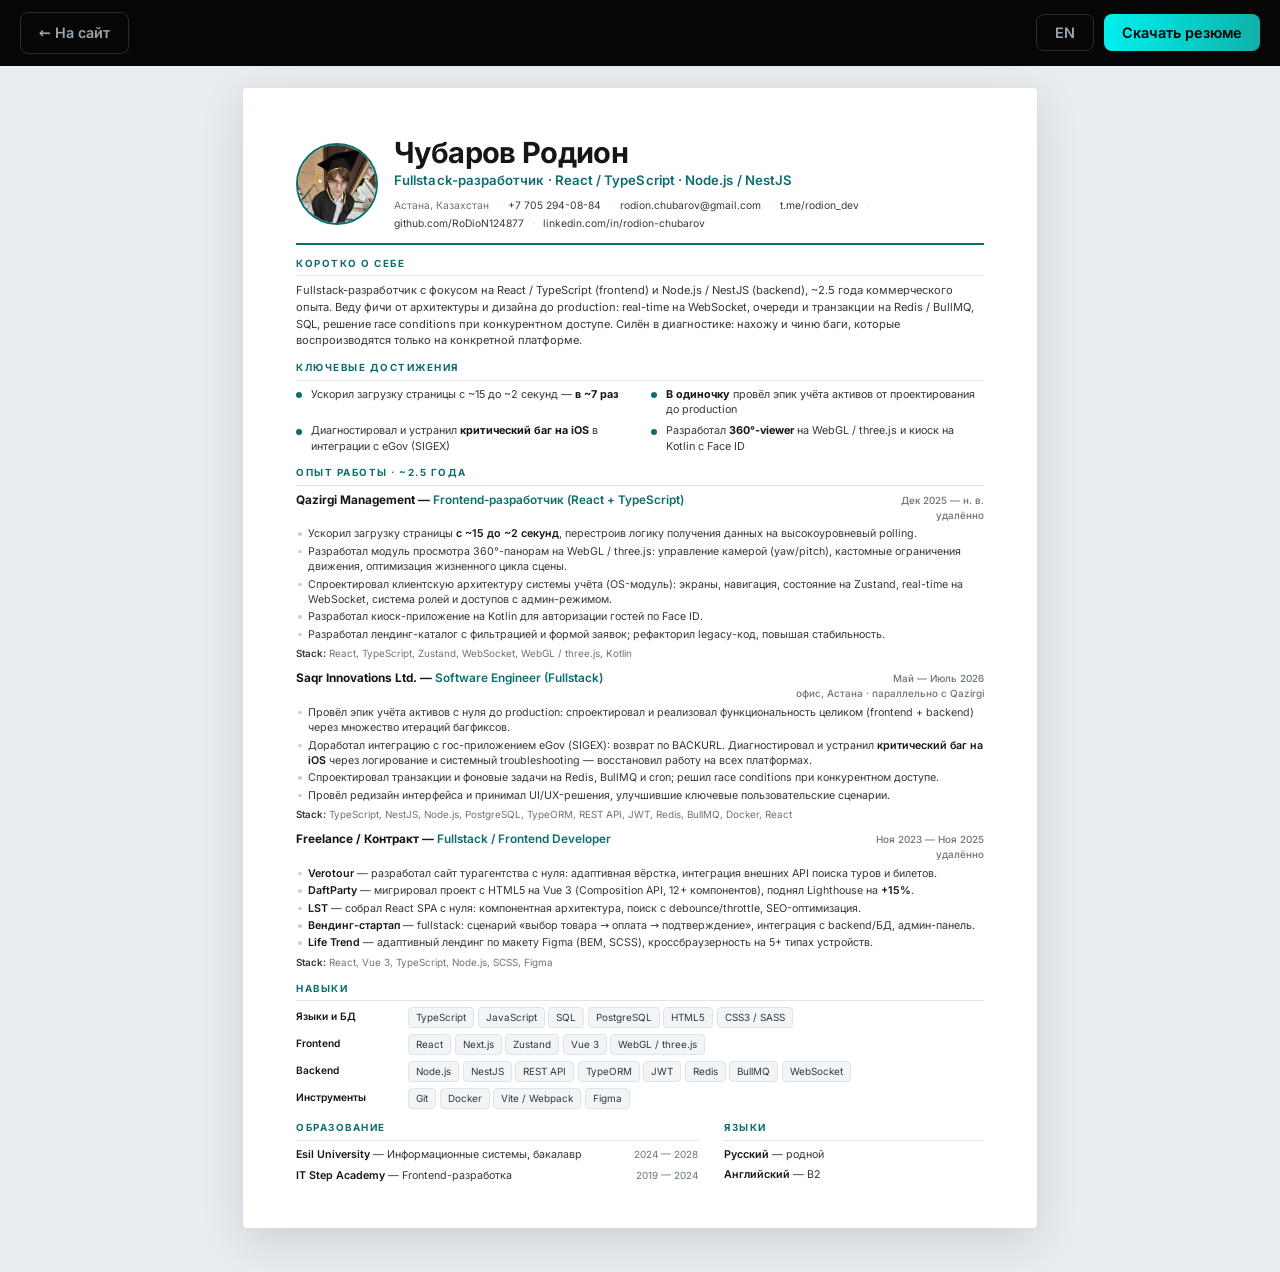
<file: resume.html>
<!DOCTYPE html>
<html lang="ru">

<head>
    <meta charset="utf-8" />
    <meta name="viewport" content="width=device-width, initial-scale=1" />
    <title>Чубаров Родион — Fullstack-разработчик — Резюме</title>
    <meta name="description" content="Резюме: Чубаров Родион, fullstack-разработчик (React / TypeScript / Node.js / NestJS)." />
    <meta name="robots" content="noindex" />
    <link rel="icon" type="image/svg+xml" href="img/favicon.svg" />
    <link rel="stylesheet" href="fonts/inter.css" />
    <style>
        :root {
            --ink: #14161a;
            --body: #33383f;
            --muted: #6b747d;
            --accent: #0b6e6d;
            --line: #dfe4e8;
            --chip: #f2f5f7;
            --rule: #c9d2d7;
        }

        * { box-sizing: border-box; }

        html, body { margin: 0; padding: 0; }

        body {
            font-family: "Inter", system-ui, -apple-system, "Segoe UI", sans-serif;
            background: #e9edf0;
            color: var(--body);
            font-size: 14px;
            line-height: 1.5;
            -webkit-font-smoothing: antialiased;
            font-feature-settings: "kern" 1, "liga" 1, "calt" 1;
        }

        /* ---------- toolbar (screen only) ---------- */
        .toolbar {
            position: sticky;
            top: 0;
            z-index: 10;
            display: flex;
            justify-content: space-between;
            align-items: center;
            gap: 12px;
            padding: 12px 20px;
            background: #060607;
        }
        .toolbar-actions { display: flex; gap: 10px; }
        .toolbar a,
        .toolbar button {
            font-family: inherit;
            font-size: 0.9rem;
            font-weight: 600;
            border-radius: 8px;
            padding: 9px 18px;
            cursor: pointer;
            text-decoration: none;
            transition: all 0.25s ease;
        }
        .toolbar .back {
            color: #9aa6ad;
            border: 1px solid rgba(255, 255, 255, 0.15);
            background: none;
        }
        .toolbar .back:hover { color: #fff; border-color: #00f0ef; }
        .toolbar .download {
            background: linear-gradient(90deg, #00f0ef, #0fb1aa);
            color: #000;
            border: none;
        }
        .toolbar .download:hover { box-shadow: 0 4px 18px rgba(0, 240, 239, 0.45); }

        /* ---------- sheet ---------- */
        .sheet {
            width: 210mm;
            max-width: 100%;
            margin: 22px auto 44px;
            background: #fff;
            padding: 13mm 14mm 11mm;
            box-shadow: 0 12px 44px rgba(20, 30, 40, 0.14);
            border-radius: 4px;
        }

        /* ---------- header ---------- */
        .cv-head {
            display: grid;
            grid-template-columns: auto 1fr;
            gap: 16px;
            align-items: center;
            padding-bottom: 11px;
            border-bottom: 2.5px solid var(--accent);
        }
        .cv-head.no-photo { grid-template-columns: 1fr; }

        .photo {
            width: 82px;
            height: 82px;
            border-radius: 50%;
            object-fit: cover;
            object-position: center 22%;
            border: 2.5px solid var(--accent);
            display: block;
        }

        .name {
            margin: 0;
            font-size: 29px;
            font-weight: 700;
            letter-spacing: -0.022em;
            line-height: 1.08;
            color: var(--ink);
        }
        .role-line {
            margin: 3px 0 0;
            font-size: 13.2px;
            font-weight: 600;
            color: var(--accent);
            letter-spacing: 0.005em;
        }
        .contact-line {
            margin: 7px 0 0;
            color: var(--muted);
            font-size: 10.3px;
            display: flex;
            flex-wrap: wrap;
            align-items: center;
            gap: 3px 8px;
        }
        .contact-line a { color: var(--body); text-decoration: none; }
        .contact-line .sep { color: var(--rule); }

        /* ---------- sections ---------- */
        h2 {
            font-size: 9.8px;
            text-transform: uppercase;
            letter-spacing: 0.155em;
            font-weight: 700;
            color: var(--accent);
            margin: 12px 0 6px;
            padding-bottom: 4px;
            border-bottom: 1px solid var(--line);
        }

        .summary {
            margin: 0;
            font-size: 11.1px;
            line-height: 1.5;
            color: var(--body);
        }

        /* ---------- key achievements ---------- */
        .wins {
            margin: 0;
            padding: 0;
            list-style: none;
            display: grid;
            grid-template-columns: 1fr 1fr;
            gap: 6px 22px;
        }
        .wins li {
            position: relative;
            padding-left: 15px;
            font-size: 10.8px;
            line-height: 1.42;
            color: var(--body);
        }
        .wins li::before {
            content: "";
            position: absolute;
            left: 0;
            top: 5.5px;
            width: 6px;
            height: 6px;
            border-radius: 50%;
            background: var(--accent);
        }
        .wins b { color: var(--ink); font-weight: 700; }

        /* ---------- experience ---------- */
        .job { margin-bottom: 9px; break-inside: avoid; page-break-inside: avoid; }
        .job:last-child { margin-bottom: 0; }

        .job-head {
            display: flex;
            justify-content: space-between;
            align-items: baseline;
            gap: 14px;
        }
        .job-title { margin: 0; font-size: 11.8px; font-weight: 700; color: var(--ink); }
        .job-title .role { color: var(--accent); font-weight: 600; }
        .job-meta {
            font-size: 9.9px;
            color: var(--muted);
            white-space: nowrap;
            font-weight: 500;
            text-align: right;
        }
        .job ul { margin: 4px 0 0; padding: 0; list-style: none; }
        .job li {
            position: relative;
            padding-left: 12px;
            margin-bottom: 2px;
            font-size: 10.7px;
            line-height: 1.44;
        }
        .job li::before {
            content: "";
            position: absolute;
            left: 2px;
            top: 6px;
            width: 3.5px;
            height: 3.5px;
            border-radius: 50%;
            background: var(--rule);
        }
        .job li b { color: var(--ink); font-weight: 600; }
        .stack-line {
            margin: 4px 0 0;
            font-size: 9.9px;
            color: var(--muted);
        }
        .stack-line b { color: var(--body); font-weight: 600; }

        /* ---------- skills ---------- */
        .skills-grid {
            display: grid;
            grid-template-columns: 100px 1fr;
            gap: 6px 12px;
            margin: 0;
            align-items: start;
        }
        .skills-grid dt {
            font-weight: 600;
            font-size: 10.2px;
            color: var(--ink);
            padding-top: 2px;
        }
        .skills-grid dd { margin: 0; display: flex; flex-wrap: wrap; gap: 3.5px; }
        .chip {
            display: inline-block;
            background: var(--chip);
            border: 1px solid var(--line);
            border-radius: 4px;
            padding: 2px 7px;
            font-size: 9.9px;
            color: var(--body);
            white-space: nowrap;
        }

        /* ---------- bottom row: education + languages ---------- */
        .bottom-row {
            display: grid;
            grid-template-columns: 1.55fr 1fr;
            gap: 0 26px;
            align-items: start;
        }
        .edu-row {
            display: flex;
            justify-content: space-between;
            gap: 10px;
            margin-bottom: 5px;
            font-size: 10.7px;
        }
        .edu-row:last-child { margin-bottom: 0; }
        .edu-row strong { color: var(--ink); font-weight: 600; }
        .edu-row .when { color: var(--muted); font-size: 9.9px; white-space: nowrap; }
        .lang-list { margin: 0; font-size: 10.7px; }
        .lang-list div { margin-bottom: 4px; }
        .lang-list strong { color: var(--ink); font-weight: 600; }

        /* ---------- responsive (screen only — must NOT apply to print:
           A4 is ~794px wide, which would otherwise collapse every 2-col block) ---------- */
        @media screen and (max-width: 700px) {
            .sheet { width: auto; margin: 12px; padding: 20px 16px; }
            .wins { grid-template-columns: 1fr; }
            .skills-grid { grid-template-columns: 1fr; gap: 2px 0; }
            .skills-grid dt { margin-top: 7px; }
            .bottom-row { grid-template-columns: 1fr; gap: 0; }
            .job-head { flex-direction: column; gap: 1px; }
            .job-meta { text-align: left; }
        }

        /* ---------- print ---------- */
        @page { size: A4; margin: 0; }

        @media print {
            .toolbar { display: none !important; }
            html, body { background: #fff; }
            body { -webkit-print-color-adjust: exact; print-color-adjust: exact; }
            .sheet {
                width: auto;
                max-width: none;
                margin: 0;
                border-radius: 0;
                box-shadow: none;
                padding: 9mm 13mm 7mm;
            }
            a { color: var(--body); }
            h2 { break-after: avoid; page-break-after: avoid; }
        }
    </style>
</head>

<body>
    <div class="toolbar">
        <a class="back" id="backBtn" href="index.html">← На сайт</a>
        <div class="toolbar-actions">
            <button class="back" id="langBtn" type="button">EN</button>
            <button class="download" id="dlBtn" type="button">Скачать PDF</button>
        </div>
    </div>

    <main class="sheet">
        <header class="cv-head" id="cvHead">
            <img class="photo" id="cvPhoto" src="img/photo.jpg" alt="" />
            <div>
                <h1 class="name" id="r-name"></h1>
                <p class="role-line" id="r-subtitle"></p>
                <div class="contact-line" id="r-contacts"></div>
            </div>
        </header>

        <h2 id="r-summaryH"></h2>
        <p class="summary" id="r-summary"></p>

        <h2 id="r-winsH"></h2>
        <ul class="wins" id="r-wins"></ul>

        <h2 id="r-expH"></h2>
        <div id="r-jobs"></div>

        <h2 id="r-skillsH"></h2>
        <dl class="skills-grid" id="r-skills"></dl>

        <div class="bottom-row">
            <section>
                <h2 id="r-eduH"></h2>
                <div id="r-edu"></div>
            </section>
            <section>
                <h2 id="r-langH"></h2>
                <div class="lang-list" id="r-langs"></div>
            </section>
        </div>
    </main>

    <script>
        /* Bilingual resume data — mirrors index.html / translations.js content. */
        const RESUME = {
            ru: {
                docTitle: "Чубаров Родион — Fullstack-разработчик — Резюме",
                name: "Чубаров Родион",
                subtitle: "Fullstack-разработчик · React / TypeScript · Node.js / NestJS",
                showPhoto: true,
                contacts: [
                    { text: "Астана, Казахстан" },
                    { text: "+7 705 294-08-84", href: "tel:+77052940884" },
                    { text: "rodion.chubarov@gmail.com", href: "mailto:rodion.chubarov@gmail.com" },
                    { text: "t.me/rodion_dev", href: "https://t.me/rodion_dev" },
                    { text: "github.com/RoDioN124877", href: "https://github.com/RoDioN124877" },
                    { text: "linkedin.com/in/rodion-chubarov", href: "https://www.linkedin.com/in/rodion-chubarov-b601a7295/" },
                ],
                summaryH: "Коротко о себе",
                summary: "Fullstack-разработчик с фокусом на React / TypeScript (frontend) и Node.js / NestJS (backend), ~2.5 года коммерческого опыта. Веду фичи от архитектуры и дизайна до production: real-time на WebSocket, очереди и транзакции на Redis / BullMQ, SQL, решение race conditions при конкурентном доступе. Силён в диагностике: нахожу и чиню баги, которые воспроизводятся только на конкретной платформе.",
                winsH: "Ключевые достижения",
                wins: [
                    "Ускорил загрузку страницы с ~15 до ~2 секунд — <b>в ~7 раз</b>",
                    "<b>В одиночку</b> провёл эпик учёта активов от проектирования до production",
                    "Диагностировал и устранил <b>критический баг на iOS</b> в интеграции с eGov (SIGEX)",
                    "Разработал <b>360°-viewer</b> на WebGL / three.js и киоск на Kotlin с Face ID",
                ],
                expH: "Опыт работы · ~2.5 года",
                jobs: [
                    {
                        company: "Qazirgi Management",
                        role: "Frontend-разработчик (React + TypeScript)",
                        time: "Дек 2025 — н. в.",
                        format: "удалённо",
                        bullets: [
                            "Ускорил загрузку страницы <b>с ~15 до ~2 секунд</b>, перестроив логику получения данных на высокоуровневый polling.",
                            "Разработал модуль просмотра 360°-панорам на WebGL / three.js: управление камерой (yaw/pitch), кастомные ограничения движения, оптимизация жизненного цикла сцены.",
                            "Спроектировал клиентскую архитектуру системы учёта (OS-модуль): экраны, навигация, состояние на Zustand, real-time на WebSocket, система ролей и доступов с админ-режимом.",
                            "Разработал киоск-приложение на Kotlin для авторизации гостей по Face ID.",
                            "Разработал лендинг-каталог с фильтрацией и формой заявок; рефакторил legacy-код, повышая стабильность.",
                        ],
                        stack: "React, TypeScript, Zustand, WebSocket, WebGL / three.js, Kotlin",
                    },
                    {
                        company: "Saqr Innovations Ltd.",
                        role: "Software Engineer (Fullstack)",
                        time: "Май — Июль 2026",
                        format: "офис, Астана · параллельно с Qazirgi",
                        bullets: [
                            "Провёл эпик учёта активов с нуля до production: спроектировал и реализовал функциональность целиком (frontend + backend) через множество итераций багфиксов.",
                            "Доработал интеграцию с гос-приложением eGov (SIGEX): возврат по BACKURL. Диагностировал и устранил <b>критический баг на iOS</b> через логирование и системный troubleshooting — восстановил работу на всех платформах.",
                            "Спроектировал транзакции и фоновые задачи на Redis, BullMQ и cron; решил race conditions при конкурентном доступе.",
                            "Провёл редизайн интерфейса и принимал UI/UX-решения, улучшившие ключевые пользовательские сценарии.",
                        ],
                        stack: "TypeScript, NestJS, Node.js, PostgreSQL, TypeORM, REST API, JWT, Redis, BullMQ, Docker, React",
                    },
                    {
                        company: "Freelance / Контракт",
                        role: "Fullstack / Frontend Developer",
                        time: "Ноя 2023 — Ноя 2025",
                        format: "удалённо",
                        bullets: [
                            "<b>Verotour</b> — разработал сайт турагентства с нуля: адаптивная вёрстка, интеграция внешних API поиска туров и билетов.",
                            "<b>DaftParty</b> — мигрировал проект с HTML5 на Vue 3 (Composition API, 12+ компонентов), поднял Lighthouse на <b>+15%</b>.",
                            "<b>LST</b> — собрал React SPA с нуля: компонентная архитектура, поиск с debounce/throttle, SEO-оптимизация.",
                            "<b>Вендинг-стартап</b> — fullstack: сценарий «выбор товара → оплата → подтверждение», интеграция с backend/БД, админ-панель.",
                            "<b>Life Trend</b> — адаптивный лендинг по макету Figma (BEM, SCSS), кроссбраузерность на 5+ типах устройств.",
                        ],
                        stack: "React, Vue 3, TypeScript, Node.js, SCSS, Figma",
                    },
                ],
                skillsH: "Навыки",
                skills: [
                    { dt: "Языки и БД", chips: ["TypeScript", "JavaScript", "SQL", "PostgreSQL", "HTML5", "CSS3 / SASS"] },
                    { dt: "Frontend", chips: ["React", "Next.js", "Zustand", "Vue 3", "WebGL / three.js"] },
                    { dt: "Backend", chips: ["Node.js", "NestJS", "REST API", "TypeORM", "JWT", "Redis", "BullMQ", "WebSocket"] },
                    { dt: "Инструменты", chips: ["Git", "Docker", "Vite / Webpack", "Figma"] },
                ],
                eduH: "Образование",
                edu: [
                    { name: "Esil University", desc: "Информационные системы, бакалавр", time: "2024 — 2028" },
                    { name: "IT Step Academy", desc: "Frontend-разработка", time: "2019 — 2024" },
                ],
                langH: "Языки",
                langs: [
                    { name: "Русский", level: "родной" },
                    { name: "Английский", level: "B2" },
                ],
                ui: { back: "← На сайт", download: "Скачать резюме", langBtn: "EN", fileName: "Чубаров Родион - Fullstack-разработчик - Резюме.pdf" },
            },

            en: {
                docTitle: "Rodion Chubarov — Fullstack Developer — CV",
                name: "Rodion Chubarov",
                subtitle: "Fullstack Developer · React / TypeScript · Node.js / NestJS",
                showPhoto: false,
                contacts: [
                    { text: "Astana, Kazakhstan" },
                    { text: "Open to remote · CET overlap" },
                    { text: "+7 705 294-08-84", href: "tel:+77052940884" },
                    { text: "rodion.chubarov@gmail.com", href: "mailto:rodion.chubarov@gmail.com" },
                    { text: "github.com/RoDioN124877", href: "https://github.com/RoDioN124877" },
                    { text: "linkedin.com/in/rodion-chubarov", href: "https://www.linkedin.com/in/rodion-chubarov-b601a7295/" },
                ],
                summaryH: "Summary",
                summary: "Fullstack developer focused on React / TypeScript (frontend) and Node.js / NestJS (backend), with ~2.5 years of commercial experience. I own features from architecture and design through to production: real-time over WebSocket, queues and transactions with Redis / BullMQ, SQL, and solving race conditions under concurrent access. Strong at diagnostics: I find and fix bugs that reproduce on one platform only.",
                winsH: "Key achievements",
                wins: [
                    "Cut page load time from ~15s to ~2s — <b>~7x faster</b>",
                    "<b>Single-handedly</b> drove an asset-accounting epic from design to production",
                    "Diagnosed and fixed a <b>critical iOS bug</b> in the eGov (SIGEX) integration",
                    "Built a <b>360° WebGL / three.js viewer</b> and a Kotlin kiosk with Face ID",
                ],
                expH: "Experience · ~2.5 years",
                jobs: [
                    {
                        company: "Qazirgi Management",
                        role: "Frontend Developer (React + TypeScript)",
                        time: "Dec 2025 — Present",
                        format: "remote",
                        bullets: [
                            "Cut page load time <b>from ~15s to ~2s</b> by restructuring data fetching into high-level polling.",
                            "Built a 360° panorama viewer with WebGL / three.js: camera control (yaw/pitch), custom movement constraints, scene lifecycle optimization.",
                            "Designed the client-side architecture of an inventory system (OS module): screens, navigation, Zustand state, real-time over WebSocket, roles and access control with an admin mode.",
                            "Built a Kotlin kiosk app for guest authorization via Face ID.",
                            "Built a landing catalog with filtering and a request form; refactored legacy code, improving stability.",
                        ],
                        stack: "React, TypeScript, Zustand, WebSocket, WebGL / three.js, Kotlin",
                    },
                    {
                        company: "Saqr Innovations Ltd.",
                        role: "Software Engineer (Fullstack)",
                        time: "May — Jul 2026",
                        format: "on-site, Astana · in parallel with Qazirgi",
                        bullets: [
                            "Drove an asset-accounting epic from scratch to production: designed and implemented the entire feature (frontend + backend) through many iterations of bugfixes.",
                            "Extended the eGov (SIGEX) government-app integration: BACKURL return flow. Diagnosed and fixed a <b>critical iOS bug</b> via logging and systematic troubleshooting — restored correct behavior on all platforms.",
                            "Designed transactions and background jobs with Redis, BullMQ and cron; resolved race conditions under concurrent access.",
                            "Redesigned the UI and made UI/UX decisions that improved key user flows.",
                        ],
                        stack: "TypeScript, NestJS, Node.js, PostgreSQL, TypeORM, REST API, JWT, Redis, BullMQ, Docker, React",
                    },
                    {
                        company: "Freelance / Contract",
                        role: "Fullstack / Frontend Developer",
                        time: "Nov 2023 — Nov 2025",
                        format: "remote",
                        bullets: [
                            "<b>Verotour</b> — built a travel-agency website from scratch: responsive markup, integration of external tour/ticket search APIs.",
                            "<b>DaftParty</b> — migrated the project from HTML5 to Vue 3 (Composition API, 12+ components), raised Lighthouse by <b>+15%</b>.",
                            "<b>LST</b> — built a React SPA from scratch: component architecture, search with debounce/throttle, SEO optimization.",
                            "<b>Vending startup</b> — fullstack: “select → pay → confirm” flow, backend/DB integration, admin panel.",
                            "<b>Life Trend</b> — responsive landing from a Figma design (BEM, SCSS), cross-browser on 5+ device types.",
                        ],
                        stack: "React, Vue 3, TypeScript, Node.js, SCSS, Figma",
                    },
                ],
                skillsH: "Skills",
                skills: [
                    { dt: "Languages & DB", chips: ["TypeScript", "JavaScript", "SQL", "PostgreSQL", "HTML5", "CSS3 / SASS"] },
                    { dt: "Frontend", chips: ["React", "Next.js", "Zustand", "Vue 3", "WebGL / three.js"] },
                    { dt: "Backend", chips: ["Node.js", "NestJS", "REST API", "TypeORM", "JWT", "Redis", "BullMQ", "WebSocket"] },
                    { dt: "Tools", chips: ["Git", "Docker", "Vite / Webpack", "Figma"] },
                ],
                eduH: "Education",
                edu: [
                    { name: "Esil University", desc: "Information Systems, BSc", time: "2024 — 2028" },
                    { name: "IT Step Academy", desc: "Frontend development", time: "2019 — 2024" },
                ],
                langH: "Languages",
                langs: [
                    { name: "Russian", level: "native" },
                    { name: "English", level: "B2" },
                ],
                ui: { back: "← Back to site", download: "Download CV", langBtn: "RU", fileName: "Rodion Chubarov - Fullstack Developer - CV.pdf" },
            },
        };

        function getLang() {
            const p = new URLSearchParams(location.search).get("lang");
            if (p === "ru" || p === "en") return p;
            const s = localStorage.getItem("language");
            return (s === "ru" || s === "en") ? s : "ru";
        }

        /* ?photo=1 / ?photo=0 overrides the per-language default */
        function photoOverride() {
            const p = new URLSearchParams(location.search).get("photo");
            if (p === "1" || p === "true") return true;
            if (p === "0" || p === "false") return false;
            return null;
        }

        function render(lang) {
            const t = RESUME[lang];
            if (!t) return;
            document.documentElement.lang = lang;
            document.title = t.docTitle;

            document.getElementById("r-name").textContent = t.name;
            document.getElementById("r-subtitle").textContent = t.subtitle;
            document.getElementById("r-summaryH").textContent = t.summaryH;
            document.getElementById("r-summary").textContent = t.summary;
            document.getElementById("r-winsH").textContent = t.winsH;
            document.getElementById("r-expH").textContent = t.expH;
            document.getElementById("r-skillsH").textContent = t.skillsH;
            document.getElementById("r-eduH").textContent = t.eduH;
            document.getElementById("r-langH").textContent = t.langH;

            document.getElementById("r-contacts").innerHTML = t.contacts.map(c =>
                c.href ? `<a href="${c.href}">${c.text}</a>` : `<span>${c.text}</span>`
            ).join('<span class="sep">·</span>');

            document.getElementById("r-wins").innerHTML =
                t.wins.map(w => `<li>${w}</li>`).join("");

            document.getElementById("r-jobs").innerHTML = t.jobs.map(j => {
                const bullets = j.bullets.map(b => `<li>${b}</li>`).join("");
                const stack = j.stack ? `<p class="stack-line"><b>Stack:</b> ${j.stack}</p>` : "";
                const fmt = j.format ? `<br />${j.format}` : "";
                return `<div class="job">
                    <div class="job-head">
                        <h3 class="job-title">${j.company} — <span class="role">${j.role}</span></h3>
                        <div class="job-meta">${j.time}${fmt}</div>
                    </div>
                    <ul>${bullets}</ul>${stack}
                </div>`;
            }).join("");

            document.getElementById("r-skills").innerHTML = t.skills.map(s =>
                `<dt>${s.dt}</dt><dd>${s.chips.map(c => `<span class="chip">${c}</span>`).join("")}</dd>`
            ).join("");

            document.getElementById("r-edu").innerHTML = t.edu.map(e =>
                `<div class="edu-row"><span><strong>${e.name}</strong> — ${e.desc}</span><span class="when">${e.time}</span></div>`
            ).join("");

            document.getElementById("r-langs").innerHTML = t.langs.map(l =>
                `<div><strong>${l.name}</strong> — ${l.level}</div>`
            ).join("");

            /* photo: on for RU (hh.kz norm), off for EN (EU/LinkedIn norm); ?photo= overrides */
            const ov = photoOverride();
            const want = ov === null ? t.showPhoto : ov;
            setPhoto(want);

            const backBtn = document.getElementById("backBtn");
            const langBtn = document.getElementById("langBtn");
            const dlBtn = document.getElementById("dlBtn");
            backBtn.textContent = t.ui.back;
            langBtn.textContent = t.ui.langBtn;
            dlBtn.textContent = t.ui.download;
            dlBtn.dataset.file = lang === "ru" ? "resume-ru.pdf" : "resume-en.pdf";
            dlBtn.dataset.name = t.ui.fileName;
        }

        function setPhoto(show) {
            const img = document.getElementById("cvPhoto");
            const head = document.getElementById("cvHead");
            if (!show) {
                img.style.display = "none";
                head.classList.add("no-photo");
                return;
            }
            img.style.display = "";
            head.classList.remove("no-photo");
        }

        /* if img/photo.jpg is missing, drop the photo slot so the header stays clean */
        document.getElementById("cvPhoto").addEventListener("error", () => setPhoto(false));

        let currentLang = getLang();
        render(currentLang);

        document.getElementById("langBtn").addEventListener("click", () => {
            currentLang = currentLang === "ru" ? "en" : "ru";
            localStorage.setItem("language", currentLang);
            render(currentLang);
        });

        document.getElementById("dlBtn").addEventListener("click", () => {
            const btn = document.getElementById("dlBtn");
            const a = document.createElement("a");
            a.href = btn.dataset.file;
            a.download = btn.dataset.name;
            document.body.appendChild(a);
            a.click();
            a.remove();
        });
    </script>
</body>

</html>
</file>
<file: fonts/inter.css>
@font-face{font-family:"Inter";font-style:normal;font-weight:400;font-display:swap;src:url("inter-cyrillic-ext-400.woff2") format("woff2");unicode-range:U+0460-052F, U+1C80-1C8A, U+20B4, U+2DE0-2DFF, U+A640-A69F, U+FE2E-FE2F;}
@font-face{font-family:"Inter";font-style:normal;font-weight:400;font-display:swap;src:url("inter-cyrillic-400.woff2") format("woff2");unicode-range:U+0301, U+0400-045F, U+0490-0491, U+04B0-04B1, U+2116;}
@font-face{font-family:"Inter";font-style:normal;font-weight:400;font-display:swap;src:url("inter-latin-ext-400.woff2") format("woff2");unicode-range:U+0100-02BA, U+02BD-02C5, U+02C7-02CC, U+02CE-02D7, U+02DD-02FF, U+0304, U+0308, U+0329, U+1D00-1DBF, U+1E00-1E9F, U+1EF2-1EFF, U+2020, U+20A0-20AB, U+20AD-20C0, U+2113, U+2C60-2C7F, U+A720-A7FF;}
@font-face{font-family:"Inter";font-style:normal;font-weight:400;font-display:swap;src:url("inter-latin-400.woff2") format("woff2");unicode-range:U+0000-00FF, U+0131, U+0152-0153, U+02BB-02BC, U+02C6, U+02DA, U+02DC, U+0304, U+0308, U+0329, U+2000-206F, U+20AC, U+2122, U+2191, U+2193, U+2212, U+2215, U+FEFF, U+FFFD;}
@font-face{font-family:"Inter";font-style:normal;font-weight:500;font-display:swap;src:url("inter-cyrillic-ext-500.woff2") format("woff2");unicode-range:U+0460-052F, U+1C80-1C8A, U+20B4, U+2DE0-2DFF, U+A640-A69F, U+FE2E-FE2F;}
@font-face{font-family:"Inter";font-style:normal;font-weight:500;font-display:swap;src:url("inter-cyrillic-500.woff2") format("woff2");unicode-range:U+0301, U+0400-045F, U+0490-0491, U+04B0-04B1, U+2116;}
@font-face{font-family:"Inter";font-style:normal;font-weight:500;font-display:swap;src:url("inter-latin-ext-500.woff2") format("woff2");unicode-range:U+0100-02BA, U+02BD-02C5, U+02C7-02CC, U+02CE-02D7, U+02DD-02FF, U+0304, U+0308, U+0329, U+1D00-1DBF, U+1E00-1E9F, U+1EF2-1EFF, U+2020, U+20A0-20AB, U+20AD-20C0, U+2113, U+2C60-2C7F, U+A720-A7FF;}
@font-face{font-family:"Inter";font-style:normal;font-weight:500;font-display:swap;src:url("inter-latin-500.woff2") format("woff2");unicode-range:U+0000-00FF, U+0131, U+0152-0153, U+02BB-02BC, U+02C6, U+02DA, U+02DC, U+0304, U+0308, U+0329, U+2000-206F, U+20AC, U+2122, U+2191, U+2193, U+2212, U+2215, U+FEFF, U+FFFD;}
@font-face{font-family:"Inter";font-style:normal;font-weight:600;font-display:swap;src:url("inter-cyrillic-ext-600.woff2") format("woff2");unicode-range:U+0460-052F, U+1C80-1C8A, U+20B4, U+2DE0-2DFF, U+A640-A69F, U+FE2E-FE2F;}
@font-face{font-family:"Inter";font-style:normal;font-weight:600;font-display:swap;src:url("inter-cyrillic-600.woff2") format("woff2");unicode-range:U+0301, U+0400-045F, U+0490-0491, U+04B0-04B1, U+2116;}
@font-face{font-family:"Inter";font-style:normal;font-weight:600;font-display:swap;src:url("inter-latin-ext-600.woff2") format("woff2");unicode-range:U+0100-02BA, U+02BD-02C5, U+02C7-02CC, U+02CE-02D7, U+02DD-02FF, U+0304, U+0308, U+0329, U+1D00-1DBF, U+1E00-1E9F, U+1EF2-1EFF, U+2020, U+20A0-20AB, U+20AD-20C0, U+2113, U+2C60-2C7F, U+A720-A7FF;}
@font-face{font-family:"Inter";font-style:normal;font-weight:600;font-display:swap;src:url("inter-latin-600.woff2") format("woff2");unicode-range:U+0000-00FF, U+0131, U+0152-0153, U+02BB-02BC, U+02C6, U+02DA, U+02DC, U+0304, U+0308, U+0329, U+2000-206F, U+20AC, U+2122, U+2191, U+2193, U+2212, U+2215, U+FEFF, U+FFFD;}
@font-face{font-family:"Inter";font-style:normal;font-weight:700;font-display:swap;src:url("inter-cyrillic-ext-700.woff2") format("woff2");unicode-range:U+0460-052F, U+1C80-1C8A, U+20B4, U+2DE0-2DFF, U+A640-A69F, U+FE2E-FE2F;}
@font-face{font-family:"Inter";font-style:normal;font-weight:700;font-display:swap;src:url("inter-cyrillic-700.woff2") format("woff2");unicode-range:U+0301, U+0400-045F, U+0490-0491, U+04B0-04B1, U+2116;}
@font-face{font-family:"Inter";font-style:normal;font-weight:700;font-display:swap;src:url("inter-latin-ext-700.woff2") format("woff2");unicode-range:U+0100-02BA, U+02BD-02C5, U+02C7-02CC, U+02CE-02D7, U+02DD-02FF, U+0304, U+0308, U+0329, U+1D00-1DBF, U+1E00-1E9F, U+1EF2-1EFF, U+2020, U+20A0-20AB, U+20AD-20C0, U+2113, U+2C60-2C7F, U+A720-A7FF;}
@font-face{font-family:"Inter";font-style:normal;font-weight:700;font-display:swap;src:url("inter-latin-700.woff2") format("woff2");unicode-range:U+0000-00FF, U+0131, U+0152-0153, U+02BB-02BC, U+02C6, U+02DA, U+02DC, U+0304, U+0308, U+0329, U+2000-206F, U+20AC, U+2122, U+2191, U+2193, U+2212, U+2215, U+FEFF, U+FFFD;}
</file>
